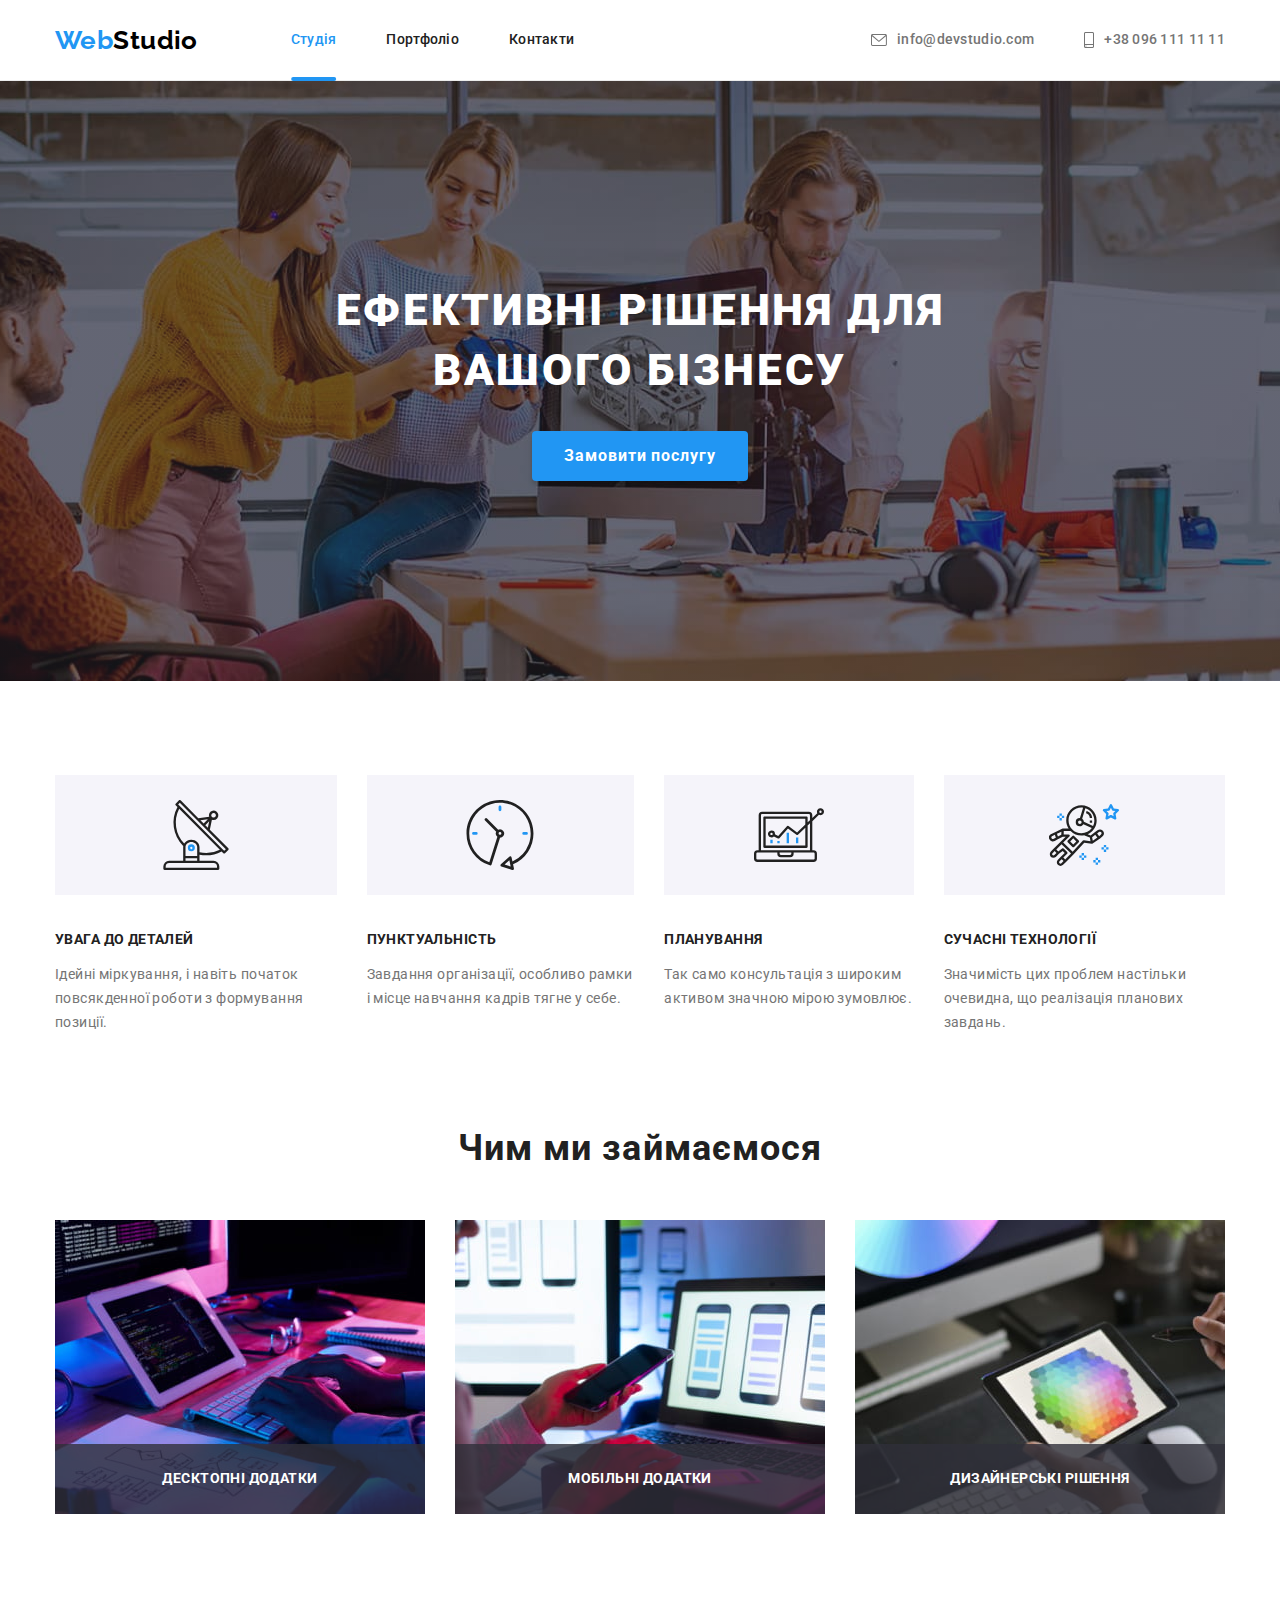
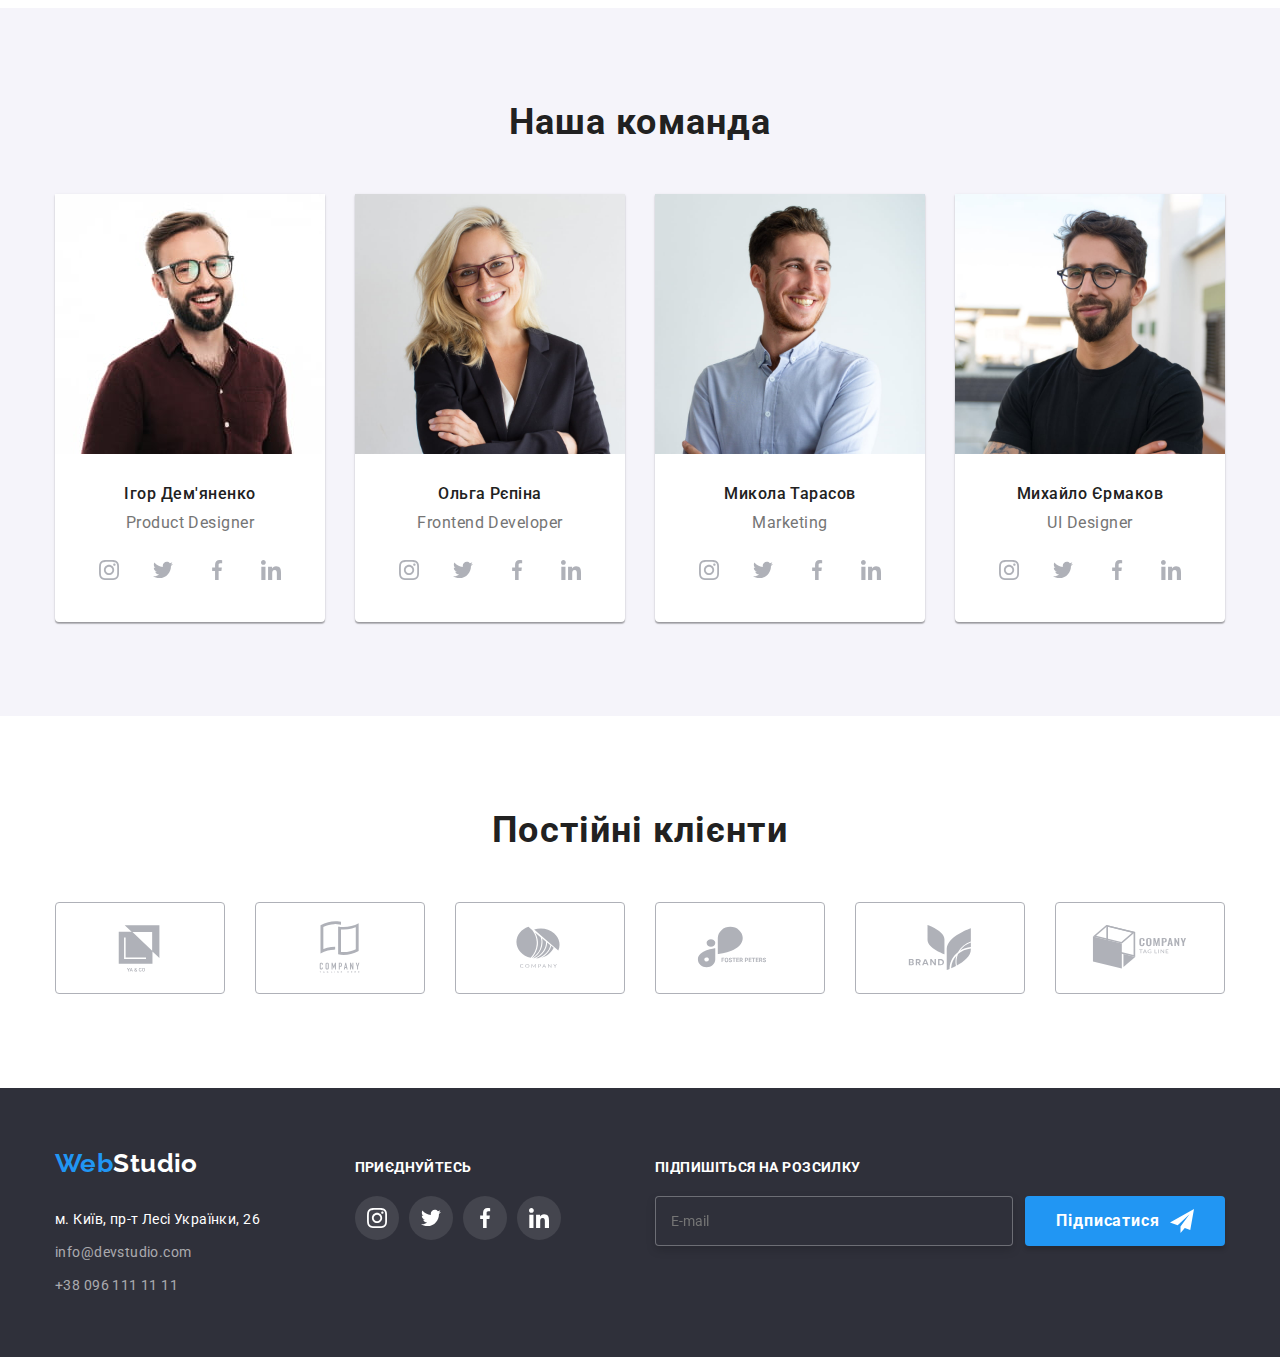
<file: index.html>
<!DOCTYPE html>
<html lang="uk">
  <head>
    <meta charset="UTF-8" />
    <meta http-equiv="X-UA-Compatible" content="IE=edge" />
    <meta name="viewport" content="width=device-width, initial-scale=1.0" />
    <title>WebStudio</title>
    <link rel="stylesheet" href="https://cdnjs.cloudflare.com/ajax/libs/modern-normalize/1.0.0/modern-normalize.min.css" />
    <link rel="preconnect" href="https://fonts.googleapis.com" />
    <link rel="preconnect" href="https://fonts.gstatic.com" crossorigin />
    <link href="https://fonts.googleapis.com/css2?family=Raleway:wght@700&family=Roboto:wght@400;500;700;900&display=swap" rel="stylesheet" />
    <link rel="stylesheet" href="./css/main.min.css" />
  </head>

  <body>
    <!-- HEADER -->
    <header class="page-header">
      <div class="page-header__container">
        <a class="logo" href="./index.html"><span class="logo--accent">Web</span>Studio</a>
        <nav>
          <button type="button" class="navigation__button" aria-expanded="false">
            <svg class="navigation__button--icon" width="40" height="40" aria-label="Перемикач мобільного меню">
              <use class="navigation__button--icon-close" href="./images/icons.svg#nav-close"></use>
              <use class="navigation__button--icon-open" href="./images/icons.svg#nav-open"></use>
            </svg>
          </button>
          <ul class="navigation">
            <li class="navigation__item">
              <a class="navigation__link current" href="./index.html">Студія</a>
            </li>
            <li class="navigation__item">
              <a class="navigation__link" href="./portfolio.html">Портфоліо</a>
            </li>
            <li class="navigation__item">
              <a class="navigation__link" href="#">Контакти</a>
            </li>
            <li class="navigation-contacts-item">
              <a class="contacts__link tel" href="tel:+380961111111">+38 096 111 11 11</a>
            </li>
            <li class="navigation-contacts-item">
              <a class="contacts__link" href="mailto:info@devstudio.com">info@devstudio.com</a>
            </li>
            <li class="socials">
              <a class="socials__item" href="#">Instagram</a><a class="socials__item" href="#">Twitter</a
              ><a class="socials__item" href="#">Facebook</a><a class="socials__item" href="#">LinkedIn</a>
            </li>
          </ul>
        </nav>

        <ul class="contacts">
          <li class="contacts__item">
            <a class="contacts__link" href="mailto:info@devstudio.com"
              ><svg class="contacts__icon--envelope" width="16" height="12"><use href="./images/icons.svg#envelope"></use></svg>info@devstudio.com</a
            >
          </li>
          <li class="contacts__item">
            <a class="contacts__link tel" href="tel:+380961111111"
              ><svg class="contacts__icon--smartphone" width="10" height="16"><use href="./images/icons.svg#smartphone"></use></svg>+38 096 111 11
              11</a
            >
          </li>
        </ul>
      </div>
    </header>

    <main>
      <!-- HERO -->
      <section class="hero">
        <div class="hero__overlay">
          <h1 class="hero__title">Ефективні рішення для вашого бізнесу</h1>
          <button type="button" class="hero__button" type="button" aria-label="Замовити послугу" data-modal-open>Замовити послугу</button>
        </div>
      </section>

      <!-- BENEFITS -->
      <section class="benefits section">
        <div class="benefits container">
          <h2 class="benefits__title visually-hidden">Наші переваги</h2>
          <ul class="benefits__list">
            <li class="benefits__item benefits__icon--antenna">
              <h3 class="benefits__title">УВАГА ДО ДЕТАЛЕЙ</h3>
              <p class="benefits__text">Ідейні міркування, і навіть початок повсякденної роботи з формування позиції.</p>
            </li>
            <li class="benefits__item benefits__icon--clock">
              <h3 class="benefits__title">ПУНКТУАЛЬНІСТЬ</h3>
              <p class="benefits__text">Завдання організації, особливо рамки і місце навчання кадрів тягне у себе.</p>
            </li>
            <li class="benefits__item benefits__icon--diagram">
              <h3 class="benefits__title">ПЛАНУВАННЯ</h3>
              <p class="benefits__text">Так само консультація з широким активом значною мірою зумовлює.</p>
            </li>
            <li class="benefits__item benefits__icon--astronaut">
              <h3 class="benefits__title">СУЧАСНІ ТЕХНОЛОГІЇ</h3>
              <p class="benefits__text">Значимість цих проблем настільки очевидна, що реалізація планових завдань.</p>
            </li>
          </ul>
        </div>
      </section>

      <!-- COMPETENCIES -->
      <section class="competencies section">
        <div class="competencies container">
          <h2 class="competencies__title">Чим ми займаємося</h2>
          <ul class="competencies__list">
            <li class="competencies__item">
              <p class="competencies__text">Десктопні додатки</p>
              <img srcset="./images/img1.jpg 1x, ./images/img1-2x.jpg 2x" src="images/img1.jpg" alt="coding process" width="370" />
            </li>
            <li class="competencies__item">
              <p class="competencies__text">Мобільні додатки</p>
              <img srcset="./images/img2.jpg 1x, ./images/img2-2x.jpg 2x" src="images/img2.jpg" alt="mobile app" width="370" />
            </li>
            <li class="competencies__item">
              <p class="competencies__text">Дизайнерські рішення</p>
              <img srcset="./images/img3.jpg 1x, ./images/img3-2x.jpg 2x" src="images/img3.jpg" alt="colors" width="370" />
            </li>
          </ul>
        </div>
      </section>

      <!-- OUR TEAM -->
      <section class="team section">
        <div class="team container">
          <h2 class="team__title">Наша команда</h2>
          <ul class="team__list">
            <li class="team__card">
              <picture>
                <source srcset="./images/desktop-ihor-270.jpg 1x, ./images/desktop-ihor-540.jpg 2x" media="(min-width: 1200px)" />
                <source srcset="./images/tablet-ihor-354.jpg 1x, ./images/tablet-ihor-708.jpg 2x" media="(min-width: 786px)" />
                <img
                  srcset="./images/mobile-ihor-450.jpg 1x, ./images/mobile-ihor-900.jpg 2x"
                  src="./images/mobile-ihor-450.jpg"
                  alt="Ігор Дем'яненко"
                  width="270"
                  height="260"
                />
              </picture>
              <div class="team__meta">
                <h3 class="team__meta--name">Ігор Дем'яненко</h3>
                <p class="team__meta--position">Product Designer</p>
                <ul class="team__icons-list">
                  <li>
                    <a href="#" class="round-icon" target="_blank" rel="noopener noreferrer" aria-label="instagram"
                      ><svg class="icon" width="20" height="20">
                        <use href="./images/icons.svg#instagram"></use></svg
                    ></a>
                  </li>
                  <li>
                    <a href="#" class="round-icon" target="_blank" rel="noopener noreferrer" aria-label="twitter"
                      ><svg class="icon" width="20" height="20">
                        <use href="./images/icons.svg#twitter"></use></svg
                    ></a>
                  </li>
                  <li>
                    <a href="#" class="round-icon" target="_blank" rel="noopener noreferrer" aria-label="facebook"
                      ><svg class="icon" width="20" height="20">
                        <use href="./images/icons.svg#facebook"></use></svg
                    ></a>
                  </li>
                  <li>
                    <a href="#" class="round-icon" target="_blank" rel="noopener noreferrer" aria-label="linkedin"
                      ><svg class="icon" width="20" height="20">
                        <use href="./images/icons.svg#linkedin"></use></svg
                    ></a>
                  </li>
                </ul>
              </div>
            </li>
            <li class="team__card">
              <picture>
                <source srcset="./images/desktop-olha-270.jpg 1x, ./images/desktop-olha-540.jpg 2x" media="(min-width: 1200px)" />
                <source srcset="./images/tablet-olha-354.jpg 1x, ./images/tablet-olha-708.jpg 2x" media="(min-width: 786px)" />
                <img srcset="./images/mobile-olha-900.jpg 2x" src="./images/mobile-olha-450.jpg" alt="Ольга Рєпіна" width="270" height="260" />
              </picture>
              <div class="team__meta">
                <h3 class="team__meta--name">Ольга Рєпіна</h3>
                <p class="team__meta--position">Frontend Developer</p>
                <ul class="team__icons-list">
                  <li>
                    <a href="#" class="round-icon" target="_blank" rel="noopener noreferrer" aria-label="instagram"
                      ><svg class="icon" width="20" height="20">
                        <use href="./images/icons.svg#instagram"></use></svg
                    ></a>
                  </li>
                  <li>
                    <a href="#" class="round-icon" target="_blank" rel="noopener noreferrer" aria-label="twitter"
                      ><svg class="icon" width="20" height="20">
                        <use href="./images/icons.svg#twitter"></use></svg
                    ></a>
                  </li>
                  <li>
                    <a href="#" class="round-icon" target="_blank" rel="noopener noreferrer" aria-label="facebook"
                      ><svg class="icon" width="20" height="20">
                        <use href="./images/icons.svg#facebook"></use></svg
                    ></a>
                  </li>
                  <li>
                    <a href="#" class="round-icon" target="_blank" rel="noopener noreferrer" aria-label="linkedin"
                      ><svg class="icon" width="20" height="20">
                        <use href="./images/icons.svg#linkedin"></use></svg
                    ></a>
                  </li>
                </ul>
              </div>
            </li>
            <li class="team__card">
              <picture>
                <source srcset="./images/desktop-mykola-270.jpg 1x, ./images/desktop-mykola-540.jpg 2x" media="(min-width: 1200px)" />
                <source srcset="./images/tablet-mykola-354.jpg 1x, ./images/tablet-mykola-708.jpg 2x" media="(min-width: 786px)" />
                <img srcset="./images/mobile-mykola-900.jpg 2x" src="./images/mobile-mykola-450.jpg" alt="Микола Тарасов" width="270" height="260" />
              </picture>
              <div class="team__meta">
                <h3 class="team__meta--name">Микола Тарасов</h3>
                <p class="team__meta--position">Marketing</p>
                <ul class="team__icons-list">
                  <li>
                    <a href="#" class="round-icon" target="_blank" rel="noopener noreferrer" aria-label="instagram"
                      ><svg class="icon" width="20" height="20">
                        <use href="./images/icons.svg#instagram"></use></svg
                    ></a>
                  </li>
                  <li>
                    <a href="#" class="round-icon" target="_blank" rel="noopener noreferrer" aria-label="twitter"
                      ><svg class="icon" width="20" height="20">
                        <use href="./images/icons.svg#twitter"></use></svg
                    ></a>
                  </li>
                  <li>
                    <a href="#" class="round-icon" target="_blank" rel="noopener noreferrer" aria-label="facebook"
                      ><svg class="icon" width="20" height="20">
                        <use href="./images/icons.svg#facebook"></use></svg
                    ></a>
                  </li>
                  <li>
                    <a href="#" class="round-icon" target="_blank" rel="noopener noreferrer" aria-label="linkedin"
                      ><svg class="icon" width="20" height="20">
                        <use href="./images/icons.svg#linkedin"></use></svg
                    ></a>
                  </li>
                </ul>
              </div>
            </li>
            <li class="team__card">
              <picture>
                <source srcset="./images/desktop-mihailo-270.jpg 1x, ./images/desktop-mihailo-540.jpg 2x" media="(min-width: 1200px)" />
                <source srcset="./images/tablet-mihailo-354.jpg 1x, ./images/tablet-mihailo-708.jpg 2x" media="(min-width: 786px)" />
                <img
                  srcset="./images/mobile-mihailo-900.jpg 2x"
                  src="./images/mobile-mihailo-450.jpg"
                  alt="Михайло Єрмаков"
                  width="270"
                  height="260"
                />
              </picture>
              <div class="team__meta">
                <h3 class="team__meta--name">Михайло Єрмаков</h3>
                <p class="team__meta--position">UI Designer</p>
                <ul class="team__icons-list">
                  <li>
                    <a href="#" class="round-icon" target="_blank" rel="noopener noreferrer" aria-label="instagram"
                      ><svg class="icon" width="20" height="20">
                        <use href="./images/icons.svg#instagram"></use></svg
                    ></a>
                  </li>
                  <li>
                    <a href="#" class="round-icon" target="_blank" rel="noopener noreferrer" aria-label="twitter"
                      ><svg class="icon" width="20" height="20">
                        <use href="./images/icons.svg#twitter"></use></svg
                    ></a>
                  </li>
                  <li>
                    <a href="#" class="round-icon" target="_blank" rel="noopener noreferrer" aria-label="facebook"
                      ><svg class="icon" width="20" height="20">
                        <use href="./images/icons.svg#facebook"></use></svg
                    ></a>
                  </li>
                  <li>
                    <a href="#" class="round-icon" target="_blank" rel="noopener noreferrer" aria-label="linkedin"
                      ><svg class="icon" width="20" height="20">
                        <use href="./images/icons.svg#linkedin"></use></svg
                    ></a>
                  </li>
                </ul>
              </div>
            </li>
          </ul>
        </div>
      </section>

      <!-- CLIENTS -->
      <section class="clients section">
        <div class="clients container">
          <h2 class="clients__title">Постійні клієнти</h2>
          <ul class="clients__list">
            <li class="clients__item">
              <a href="#" class="bordered-icon" target="_blank" rel="noopener noreferrer" aria-label="client1"
                ><svg class="icon" width="106" height="60">
                  <use href="./images/icons.svg#client1"></use></svg
              ></a>
            </li>
            <li class="clients__item">
              <a href="#" class="bordered-icon" target="_blank" rel="noopener noreferrer" aria-label="client2"
                ><svg class="icon" width="106" height="60">
                  <use href="./images/icons.svg#client2"></use></svg
              ></a>
            </li>
            <li class="clients__item">
              <a href="#" class="bordered-icon" target="_blank" rel="noopener noreferrer" aria-label="client3"
                ><svg class="icon" width="106" height="60">
                  <use href="./images/icons.svg#client3"></use></svg
              ></a>
            </li>
            <li class="clients__item">
              <a href="#" class="bordered-icon" target="_blank" rel="noopener noreferrer" aria-label="client4"
                ><svg class="icon" width="106" height="60">
                  <use href="./images/icons.svg#client4"></use></svg
              ></a>
            </li>
            <li class="clients__item">
              <a href="#" class="bordered-icon" target="_blank" rel="noopener noreferrer" aria-label="client5"
                ><svg class="icon" width="106" height="60">
                  <use href="./images/icons.svg#client5"></use></svg
              ></a>
            </li>
            <li class="clients__item">
              <a href="#" class="bordered-icon" target="_blank" rel="noopener noreferrer" aria-label="client6"
                ><svg class="icon" width="106" height="60">
                  <use href="./images/icons.svg#client6"></use></svg
              ></a>
            </li>
          </ul>
        </div>
      </section>
    </main>

    <!-- FOOTER -->
    <footer class="page-footer">
      <div class="page-footer__container container">
        <div class="page-footer__adress">
          <a class="page-footer__logo" href="./index.html"><span class="page-footer__logo--accent">Web</span>Studio</a>
          <address class="address">
            <ul class="page-footer__contacts">
              <li class="page-footer__item">
                <a class="page-footer__location" href="https://goo.gl/maps/CPtrU1FHBa2aNyZL9" target="_blank" rel="noopener noreferrer nofollow"
                  >м. Київ, пр-т Лесі Українки, 26</a
                >
              </li>
              <li class="page-footer__item">
                <a class="page-footer__link" href="mailto:info@devstudio.com">info@devstudio.com</a>
              </li>
              <li class="page-footer__item">
                <a class="page-footer__link" href="tel:+380961111111">+38 096 111 11 11</a>
              </li>
            </ul>
          </address>
        </div>
        <div class="social">
          <h3 class="social__title">Приєднуйтесь</h3>
          <ul class="social__list">
            <li class="social__item">
              <a href="#" class="round-icon" target="_blank" rel="noopener noreferrer" aria-label="instagram"
                ><svg class="icon" width="20" height="20">
                  <use href="./images/icons.svg#instagram"></use></svg
              ></a>
            </li>
            <li class="social__item">
              <a href="#" class="round-icon" target="_blank" rel="noopener noreferrer" aria-label="twitter"
                ><svg class="icon" width="20" height="20">
                  <use href="./images/icons.svg#twitter"></use></svg
              ></a>
            </li>
            <li class="social__item">
              <a href="#" class="round-icon" target="_blank" rel="noopener noreferrer" aria-label="facebook"
                ><svg class="icon" width="20" height="20">
                  <use href="./images/icons.svg#facebook"></use></svg
              ></a>
            </li>
            <li class="social__item">
              <a href="#" class="round-icon" target="_blank" rel="noopener noreferrer" aria-label="linkedin"
                ><svg class="icon" width="20" height="20">
                  <use href="./images/icons.svg#linkedin"></use></svg
              ></a>
            </li>
          </ul>
        </div>
        <form class="subscribe">
          <label for="sub-email" class="subscribe__label">Підпишіться на розсилку</label>
          <div class="subscribe--column">
            <input type="email" class="subscribe__input" placeholder="E-mail" id="sub-email" />
            <button type="submit" class="subscribe__button">
              Підписатися
              <svg class="subscribe__icon--sub" width="24" height="24">
                <use href="./images/icons.svg#footer-send"></use>
              </svg>
            </button>
          </div>
        </form>
      </div>
    </footer>

    <!-- MODAL -->
    <div class="backdrop is-hidden" data-modal>
      <div class="modal">
        <button class="modal__close-button" data-modal-close>
          <svg class="modal__close-button-icon" width="30" height="30">
            <use href="./images/icons.svg#close"></use>
          </svg>
        </button>
        <h3 class="modal__title">Залиште свої дані, ми вам передзвонимо</h3>
        <form class="modal__form">
          <ul class="modal__list">
            <li class="modal__item">
              <label class="modal__lable" for="name">Ім'я</label>
              <input class="modal__input" type="text" name="name" id="name" />
              <svg class="modal__icon" width="18" height="18">
                <use href="./images/icons.svg#form-name"></use>
              </svg>
            </li>
            <li class="modal__item">
              <label class="modal__lable" for="tel">Телефон</label>
              <input class="modal__input" type="text" name="tel" id="tel" />
              <svg class="modal__icon" width="18" height="18">
                <use href="./images/icons.svg#form-tel"></use>
              </svg>
            </li>
            <li class="modal__item">
              <label class="modal__lable" for="email">Пошта</label>
              <input class="modal__input" type="email" name="email" id="email" />
              <svg class="modal__icon" width="18" height="18">
                <use href="./images/icons.svg#form-email"></use>
              </svg>
            </li>
            <li class="modal__item">
              <label class="modal__lable" for="comment">Коментар</label>
              <textarea class="modal__input modal__text-area" name="comment" id="comment" placeholder="Введіть текст"></textarea>
            </li>
            <li class="modal__item">
              <label for="modal__policy" class="modal__policy">
                <input type="checkbox" class="modal__checkbox" name="modal__policy" id="modal__policy" />
                <svg class="modal__checkbox-icon" width="16" height="15">
                  <use href="./images/icons.svg#null-checkbox"></use>
                </svg>
                <span class="modal__checkbox">Погоджуюся з розсилкою та приймаю&ensp;<a href="#" class="modal__link">Умови договору</a></span>
              </label>
            </li>
          </ul>

          <button type="submit" class="modal__button">Відправити</button>
        </form>
      </div>
    </div>

    <script src="./js/modal.js"></script>
    <script src="./js/menu.js"></script>
  </body>
</html>
</file>
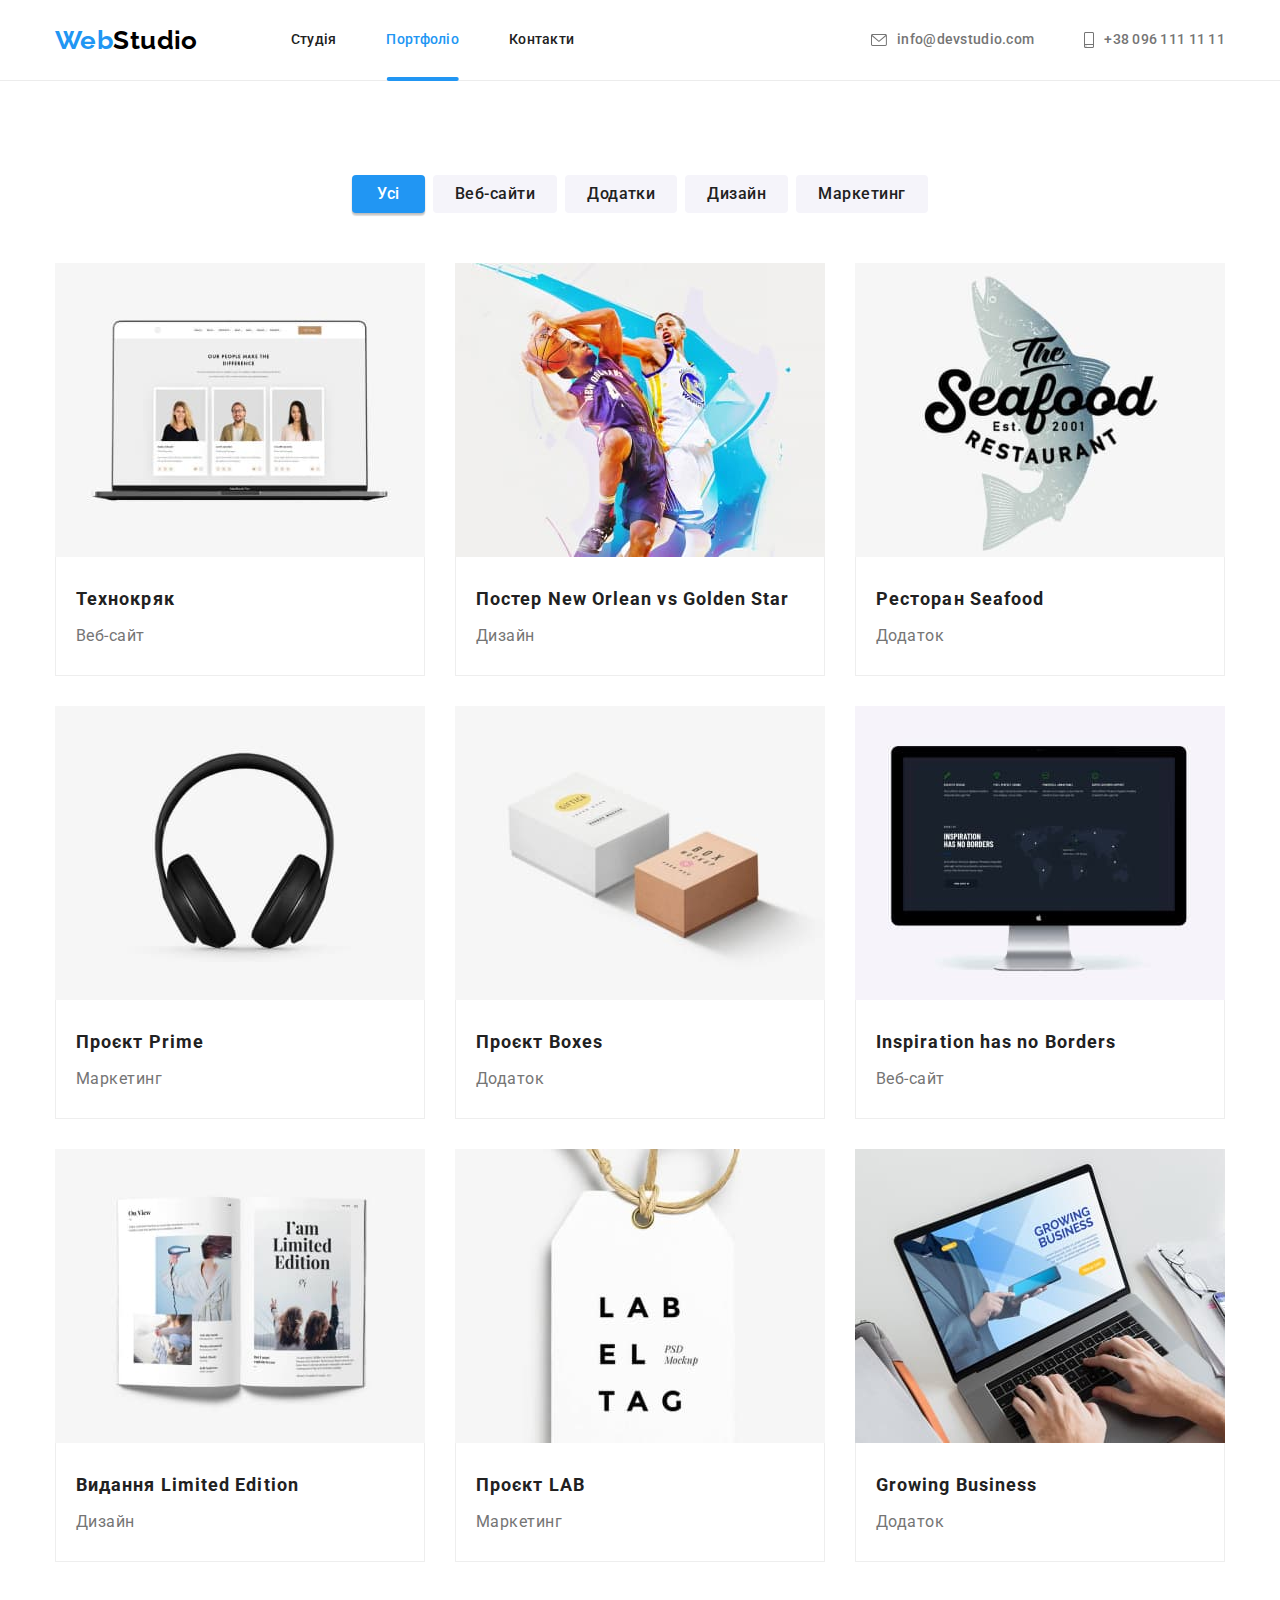
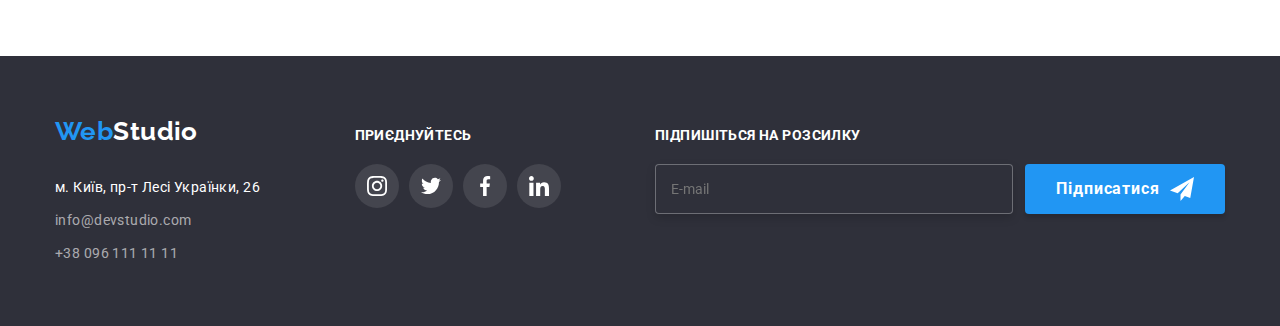
<file: portfolio.html>
<!DOCTYPE html>
<html lang="uk">
  <head>
    <meta charset="UTF-8" />
    <meta http-equiv="X-UA-Compatible" content="IE=edge" />
    <meta name="viewport" content="width=device-width, initial-scale=1.0" />
    <title>WebStudio</title>
    <link rel="stylesheet" href="https://cdnjs.cloudflare.com/ajax/libs/modern-normalize/1.0.0/modern-normalize.min.css" />
    <link rel="preconnect" href="https://fonts.googleapis.com" />
    <link rel="preconnect" href="https://fonts.gstatic.com" crossorigin />
    <link href="https://fonts.googleapis.com/css2?family=Raleway:wght@700&family=Roboto:wght@400;500;700;900&display=swap" rel="stylesheet" />
    <link rel="stylesheet" href="./css/main.min.css" />
  </head>

  <body>
    <!-- HEADER -->
    <header class="page-header">
      <div class="page-header__container">
        <a class="logo" href="./index.html"><span class="logo--accent">Web</span>Studio</a>
        <nav>
          <button type="button" class="navigation__button" aria-expanded="false">
            <svg class="navigation__button--icon" width="40" height="40" aria-label="Перемикач мобільного меню">
              <use class="navigation__button--icon-close" href="./images/icons.svg#nav-close"></use>
              <use class="navigation__button--icon-open" href="./images/icons.svg#nav-open"></use>
            </svg>
          </button>
          <ul class="navigation">
            <li class="navigation__item">
              <a class="navigation__link" href="./index.html">Студія</a>
            </li>
            <li class="navigation__item">
              <a class="navigation__link current" href="./portfolio.html">Портфоліо</a>
            </li>
            <li class="navigation__item">
              <a class="navigation__link" href="#">Контакти</a>
            </li>
            <li class="navigation-contacts-item">
              <a class="contacts__link tel" href="tel:+380961111111">+38 096 111 11 11</a>
            </li>
            <li class="navigation-contacts-item">
              <a class="contacts__link" href="mailto:info@devstudio.com">info@devstudio.com</a>
            </li>
            <li class="socials">
              <a class="socials__item" href="#">Instagram</a><a class="socials__item" href="#">Twitter</a
              ><a class="socials__item" href="#">Facebook</a><a class="socials__item" href="#">LinkedIn</a>
            </li>
          </ul>
        </nav>

        <ul class="contacts">
          <li class="contacts__item">
            <a class="contacts__link" href="mailto:info@devstudio.com"
              ><svg class="contacts__icon--envelope" width="16" height="12"><use href="./images/icons.svg#envelope"></use></svg>info@devstudio.com</a
            >
          </li>
          <li class="contacts__item">
            <a class="contacts__link tel" href="tel:+380961111111"
              ><svg class="contacts__icon--smartphone" width="10" height="16"><use href="./images/icons.svg#smartphone"></use></svg>+38 096 111 11
              11</a
            >
          </li>
        </ul>
      </div>
    </header>

    <main>
      <section class="filter section">
        <div class="filter container">
          <h1 class="visually-hidden">Наші роботи</h1>
          <ul class="filter__list">
            <li class="filter__item"><button class="filter__button active" type="button">Усі</button></li>
            <li class="filter__item"><button class="filter__button" type="button">Веб-сайти</button></li>
            <li class="filter__item"><button class="filter__button" type="button">Додатки</button></li>
            <li class="filter__item"><button class="filter__button" type="button">Дизайн</button></li>
            <li class="filter__item"><button class="filter__button" type="button">Маркетинг</button></li>
          </ul>

          <ul class="filtered__list">
            <li class="filtered__item">
              <a class="filtered__link" href="#">
                <p class="filtered__text--overlay">
                  Ресурс пропонує комплексні пропозиції з різним рівнем функціоналу та сервісів. Все це дозволить відвідувачу отримати вичерпні
                  відомості про компанію чи приватну особу.
                </p>
                <picture>
                  <source srcset="./images/desktop-technocrack-370.jpg 1x, ./images/desktop-technocrack-540.jpg 2x" media="(min-width: 1200px)" />
                  <source srcset="./images/tablet-technocrack-354.jpg 1x, ./images/tablet-technocrack-708.jpg 2x" media="(min-width: 786px)" />
                  <img
                    class="filtered__item--image"
                    srcset="./images/mobile-technocrack-900.jpg 2x"
                    src="./images/mobile-technocrack-450.jpg"
                    alt="Technocrack web-site image"
                    width="370"
                  />
                </picture>
                <div class="filtered__text">
                  <h3 class="filtered__title">Технокряк</h3>
                  <p class="filtered__desc">Веб-сайт</p>
                </div>
              </a>
            </li>
            <li class="filtered__item">
              <a class="filtered__link" href="#">
                <p class="filtered__text--overlay">
                  Ресурс пропонує комплексні пропозиції з різним рівнем функціоналу та сервісів. Все це дозволить відвідувачу отримати вичерпні
                  відомості про компанію чи приватну особу.
                </p>
                <picture>
                  <source
                    srcset="./images/desktop-neworlean-vs-goldenstar-370.jpg 1x, ./images/desktop-neworlean-vs-goldenstar-540.jpg 2x"
                    media="(min-width: 1200px)"
                  />
                  <source
                    srcset="./images/tablet-neworlean-vs-goldenstar-354.jpg 1x, ./images/tablet-neworlean-vs-goldenstar-708.jpg 2x"
                    media="(min-width: 786px)"
                  />
                  <img
                    class="filtered__item--image"
                    srcset="./images/mobile-neworlean-vs-goldenstar-900.jpg 2x"
                    src="./images/mobile-neworlean-vs-goldenstar-450.jpg"
                    alt="Poster New Orlean vs Golden Star"
                    width="370"
                  />
                </picture>
                <div class="filtered__text">
                  <h3 class="filtered__title">Постер New Orlean vs Golden Star</h3>
                  <p class="filtered__desc">Дизайн</p>
                </div>
              </a>
            </li>
            <li class="filtered__item">
              <a class="filtered__link" href="#">
                <p class="filtered__text--overlay">
                  Ресурс пропонує комплексні пропозиції з різним рівнем функціоналу та сервісів. Все це дозволить відвідувачу отримати вичерпні
                  відомості про компанію чи приватну особу.
                </p>
                <picture>
                  <source srcset="./images/desktop-seafood-370.jpg 1x, ./images/desktop-seafood-540.jpg 2x" media="(min-width: 1200px)" />
                  <source srcset="./images/tablet-seafood-354.jpg 1x, ./images/tablet-seafood-708.jpg 2x" media="(min-width: 786px)" />
                  <img
                    class="filtered__item--image"
                    srcset="./images/mobile-seafood-900.jpg 2x"
                    src="./images/mobile-seafood-450.jpg"
                    alt="Seafood app image"
                    width="370"
                  />
                </picture>
                <div class="filtered__text">
                  <h3 class="filtered__title">Ресторан Seafood</h3>
                  <p class="filtered__desc">Додаток</p>
                </div>
              </a>
            </li>
            <li class="filtered__item">
              <a class="filtered__link" href="#">
                <p class="filtered__text--overlay">
                  Ресурс пропонує комплексні пропозиції з різним рівнем функціоналу та сервісів. Все це дозволить відвідувачу отримати вичерпні
                  відомості про компанію чи приватну особу.
                </p>
                <picture>
                  <source srcset="./images/desktop-prime-370.jpg 1x, ./images/desktop-prime-540.jpg 2x" media="(min-width: 1200px)" />
                  <source srcset="./images/tablet-prime-354.jpg 1x, ./images/tablet-prime-708.jpg 2x" media="(min-width: 786px)" />
                  <img
                    class="filtered__item--image"
                    srcset="./images/mobile-prime-900.jpg 2x"
                    src="./images/mobile-prime-450.jpg"
                    alt="Prime project image"
                    width="370"
                  />
                </picture>
                <div class="filtered__text">
                  <h3 class="filtered__title">Проєкт Prime</h3>
                  <p class="filtered__desc">Маркетинг</p>
                </div>
              </a>
            </li>

            <li class="filtered__item">
              <a class="filtered__link" href="#">
                <p class="filtered__text--overlay">
                  Ресурс пропонує комплексні пропозиції з різним рівнем функціоналу та сервісів. Все це дозволить відвідувачу отримати вичерпні
                  відомості про компанію чи приватну особу.
                </p>
                <picture>
                  <source srcset="./images/desktop-boxes-370.jpg 1x, ./images/desktop-boxes-540.jpg 2x" media="(min-width: 1200px)" />
                  <source srcset="./images/tablet-boxes-354.jpg 1x, ./images/tablet-boxes-708.jpg 2x" media="(min-width: 786px)" />
                  <img
                    class="filtered__item--image"
                    srcset="./images/mobile-boxes-900.jpg 2x"
                    src="./images/mobile-boxes-450.jpg"
                    alt="Boxes project image"
                    width="370"
                  />
                </picture>
                <div class="filtered__text">
                  <h3 class="filtered__title">Проєкт Boxes</h3>
                  <p class="filtered__desc">Додаток</p>
                </div>
              </a>
            </li>
            <li class="filtered__item">
              <a class="filtered__link" href="#">
                <p class="filtered__text--overlay">
                  Ресурс пропонує комплексні пропозиції з різним рівнем функціоналу та сервісів. Все це дозволить відвідувачу отримати вичерпні
                  відомості про компанію чи приватну особу.
                </p>
                <picture>
                  <source srcset="./images/desktop-inspiration-370.jpg 1x, ./images/desktop-inspiration-540.jpg 2x" media="(min-width: 1200px)" />
                  <source srcset="./images/tablet-inspiration-354.jpg 1x, ./images/tablet-inspiration-708.jpg 2x" media="(min-width: 786px)" />
                  <img
                    class="filtered__item--image"
                    srcset="./images/mobile-inspiration-900.jpg 2x"
                    src="./images/mobile-inspiration-450.jpg"
                    alt="Inspiration has no Borders web-site image"
                    width="370"
                  />
                </picture>
                <div class="filtered__text">
                  <h3 class="filtered__title">Inspiration has no Borders</h3>
                  <p class="filtered__desc">Веб-сайт</p>
                </div>
              </a>
            </li>
            <li class="filtered__item">
              <a class="filtered__link" href="#">
                <p class="filtered__text--overlay">
                  Ресурс пропонує комплексні пропозиції з різним рівнем функціоналу та сервісів. Все це дозволить відвідувачу отримати вичерпні
                  відомості про компанію чи приватну особу.
                </p>
                <picture>
                  <source
                    srcset="./images/desktop-limited-edition-370.jpg 1x, ./images/desktop-limited-edition-540.jpg 2x"
                    media="(min-width: 1200px)"
                  />
                  <source
                    srcset="./images/tablet-limited-edition-354.jpg 1x, ./images/tablet-limited-edition-708.jpg 2x"
                    media="(min-width: 786px)"
                  />
                  <img
                    class="filtered__item--image"
                    srcset="./images/mobile-limited-edition-900.jpg 2x"
                    src="./images/mobile-limited-edition-450.jpg"
                    alt="Limited Edition design image"
                    width="370"
                  />
                </picture>
                <div class="filtered__text">
                  <h3 class="filtered__title">Видання Limited Edition</h3>
                  <p class="filtered__desc">Дизайн</p>
                </div>
              </a>
            </li>
            <li class="filtered__item">
              <a class="filtered__link" href="#">
                <p class="filtered__text--overlay">
                  Ресурс пропонує комплексні пропозиції з різним рівнем функціоналу та сервісів. Все це дозволить відвідувачу отримати вичерпні
                  відомості про компанію чи приватну особу.
                </p>
                <picture>
                  <source srcset="./images/desktop-lab-370.jpg 1x, ./images/desktop-lab-540.jpg 2x" media="(min-width: 1200px)" />
                  <source srcset="./images/tablet-lab-354.jpg 1x, ./images/tablet-lab-708.jpg 2x" media="(min-width: 786px)" />
                  <img
                    class="filtered__item--image"
                    srcset="./images/mobile-lab-900.jpg 2x"
                    src="./images/mobile-lab-450.jpg"
                    alt=" LAB project image"
                    width="370"
                  />
                </picture>
                <div class="filtered__text">
                  <h3 class="filtered__title">Проєкт LAB</h3>
                  <p class="filtered__desc">Маркетинг</p>
                </div>
              </a>
            </li>
            <li class="filtered__item">
              <a class="filtered__link" href="#">
                <p class="filtered__text--overlay">
                  Ресурс пропонує комплексні пропозиції з різним рівнем функціоналу та сервісів. Все це дозволить відвідувачу отримати вичерпні
                  відомості про компанію чи приватну особу.
                </p>
                <picture>
                  <source
                    srcset="./images/desktop-growing-business-370.jpg 1x, ./images/desktop-growing-business-540.jpg 2x"
                    media="(min-width: 1200px)"
                  />
                  <source
                    srcset="./images/tablet-growing-business-354.jpg 1x, ./images/tablet-growing-business-708.jpg 2x"
                    media="(min-width: 786px)"
                  />
                  <img
                    class="filtered__item--image"
                    srcset="./images/mobile-growing-business-900.jpg 2x"
                    src="./images/mobile-growing-business-450.jpg"
                    alt=""
                    width="370"
                  />
                </picture>
                <div class="filtered__text">
                  <h3 class="filtered__title">Growing Business</h3>
                  <p class="filtered__desc">Додаток</p>
                </div>
              </a>
            </li>
          </ul>
        </div>
      </section>
    </main>

    <footer class="page-footer">
      <div class="page-footer__container container">
        <div class="page-footer__adress">
          <a class="page-footer__logo" href="./index.html"><span class="page-footer__logo--accent">Web</span>Studio</a>
          <address class="address">
            <ul class="page-footer__contacts">
              <li class="page-footer__item">
                <a class="page-footer__location" href="https://goo.gl/maps/CPtrU1FHBa2aNyZL9" target="_blank" rel="noopener noreferrer nofollow"
                  >м. Київ, пр-т Лесі Українки, 26</a
                >
              </li>
              <li class="page-footer__item">
                <a class="page-footer__link" href="mailto:info@devstudio.com">info@devstudio.com</a>
              </li>
              <li class="page-footer__item">
                <a class="page-footer__link" href="tel:+380961111111">+38 096 111 11 11</a>
              </li>
            </ul>
          </address>
        </div>
        <div class="social">
          <h3 class="social__title">Приєднуйтесь</h3>
          <ul class="social__list">
            <li class="social__item">
              <a href="#" class="round-icon"
                ><svg class="icon" width="20" height="20">
                  <use href="./images/icons.svg#instagram"></use></svg
              ></a>
            </li>
            <li class="social__item">
              <a href="#" class="round-icon"
                ><svg class="icon" width="20" height="20">
                  <use href="./images/icons.svg#twitter"></use></svg
              ></a>
            </li>
            <li class="social__item">
              <a href="#" class="round-icon"
                ><svg class="icon" width="20" height="20">
                  <use href="./images/icons.svg#facebook"></use></svg
              ></a>
            </li>
            <li class="social__item">
              <a href="#" class="round-icon"
                ><svg class="icon" width="20" height="20">
                  <use href="./images/icons.svg#linkedin"></use></svg
              ></a>
            </li>
          </ul>
        </div>
        <form class="subscribe">
          <label for="sub-email" class="subscribe__label">Підпишіться на розсилку</label>
          <div class="subscribe--column">
            <input type="email" class="subscribe__input" placeholder="E-mail" id="sub-email" />
            <button type="submit" class="subscribe__button">
              Підписатися
              <svg class="subscribe__icon--sub" width="24" height="24">
                <use href="./images/icons.svg#footer-send"></use>
              </svg>
            </button>
          </div>
        </form>
      </div>
    </footer>
    <script src="./js/menu.js"></script>
  </body>
</html>
</file>
<file: css/main.min.css>
.visually-hidden{position:absolute;white-space:nowrap;width:1px;height:1px;overflow:hidden;border:0;padding:0;clip:rect(0 0 0 0);-webkit-clip-path:inset(50%);clip-path:inset(50%);margin:-1px}body{font-family:"Roboto";color:#757575;background-color:#fff;font-size:14px;letter-spacing:.03em}ul{list-style:none}.section{padding-top:94px;padding-bottom:94px}.container{margin:0px auto;padding-left:15px;padding-right:15px}@media screen and (min-width: 480px){.container{width:480px}}@media screen and (min-width: 768px){.container{width:768px}}@media screen and (min-width: 1200px){.container{width:1200px}}.navigation__link{color:#212121;font-weight:500;font-size:14px;line-height:1.14;letter-spacing:.02em;text-decoration:none}.contacts__link{color:#757575;font-weight:500;font-size:14px;line-height:1.14;letter-spacing:.02em;text-decoration:none}.round-icon{display:flex;align-items:center;justify-content:center;width:44px;height:44px;border-radius:50%;transition:background-color 500ms cubic-bezier(0.4, 0, 0.2, 1)}.icon{fill:#afb1b8;transition:fill 250ms cubic-bezier(0.4, 0, 0.2, 1)}.round-icon:hover,.round-icon:focus{background-color:#2196f3}.round-icon:hover .icon,.round-icon:focus .icon{fill:#fff}img{display:block;max-width:100%;height:auto}.page-header{position:relative;border-bottom:1px solid #ececec}.page-header__container{display:flex;align-items:center;margin:0px auto;padding-left:15px;padding-right:15px}@media screen and (max-width: 767px){.page-header__container{height:60px;justify-content:space-between}}@media(min-width: 768px)and (max-width: 1199px){.page-header__container{width:100%;justify-content:space-between}}@media screen and (min-width: 1200px){.page-header__container{width:1200px}}.navigation{display:flex;list-style:none}@media screen and (max-width: 767px){.navigation{display:block;position:absolute;top:0;left:0;width:100vw;height:100vh;padding-top:48px;padding-left:40px;background-color:#fff;z-index:9;opacity:0;transform:translateY(-200%);transition:opacity 250ms cubic-bezier(0.4, 0, 0.2, 1),transform 250ms cubic-bezier(0.4, 0, 0.2, 1);overflow-y:auto}.navigation.is-open{position:absolute;opacity:1;transform:translate(0%)}}@media screen and (max-width: 767px)and (max-width: 400px){.navigation.is-open{padding-left:5px}}@media screen and (max-width: 767px)and (min-width: 768px){.navigation.is-open{display:none}}@media(min-width: 768px)and (max-width: 1199px){.navigation{gap:50px}}@media screen and (min-width: 1200px){.navigation{margin-left:93px;gap:50px}}@media screen and (min-width: 768px){.navigation-contacts-item{display:none}}.navigation-contacts-item .contacts__link.tel{margin-top:45%;margin-bottom:30px;font-size:34px;line-height:1.17;letter-spacing:.02em;color:#2196f3}.navigation-contacts-item .contacts__link{font-size:24px;line-height:1.16;letter-spacing:.02em}.navigation.is-open .contacts-item{position:absolute;top:562px;left:48px}.navigation__button{display:inline-flex;margin:0;padding:0;border:none;background-color:rgba(0,0,0,0)}@media screen and (max-width: 767px){.navigation__button{display:block;position:absolute;right:16px;top:10px;z-index:10}}@media screen and (min-width: 768px){.navigation__button{display:none}}.navigation__button[aria-expanded=true] .navigation__button--icon-open{display:none}.navigation__button[aria-expanded=false] .navigation__button--icon-close{display:none}.navigation__button:hover .navigation__button--icon,.navigation__button:focus .navigation__button--icon{fill:#2196f3}.navigation__button--icon{fill:#212121;transition:fill 250ms cubic-bezier(0.4, 0, 0.2, 1)}.navigation__link{display:block;padding-top:32px;padding-bottom:32px;transition:250ms cubic-bezier(0.4, 0, 0.2, 1)}@media screen and (max-width: 767px){.navigation__link{display:inline-block;font-weight:500;font-size:40px;line-height:1.17;letter-spacing:.02em}}.navigation__link:hover,.navigation__link:focus{color:#2196f3}@media screen and (max-width: 767px){.navigation__link:last-child{padding-top:0}}.navigation .socials{display:flex;margin-top:64px;gap:20px}@media screen and (min-width: 768px){.navigation .socials{display:none}}.navigation .socials__item{position:relative;font-size:18px;line-height:1.22;letter-spacing:.02em;color:#2196f3;text-decoration:none}.navigation .socials__item:not(:last-child)::after{content:"";position:absolute;bottom:50%;width:22px;height:0px;border:1px solid rgba(33,33,33,.2);transform:rotate(90deg)}.current{position:relative;color:#2196f3}.current::after{content:"";display:block;position:absolute;width:100%;height:4px;background-color:#2196f3;transform:translate(-50%, -50%);top:99%;left:50%;border-radius:2px}@media screen and (max-width: 767px){.current::after{display:none}}.contacts{display:none;margin-top:0px;margin-bottom:0px}@media(min-width: 768px)and (max-width: 1199px){.contacts{display:flex;flex-direction:column;gap:10px}}@media screen and (min-width: 1200px){.contacts{display:flex;margin-left:auto}}@media(min-width: 768px)and (max-width: 1199px){.contacts__item{margin-left:0px}}@media screen and (min-width: 1200px){.contacts__item{margin-left:50px}}@media screen and (min-width: 1200px){.contacts__item:first-child{margin-left:0px}}.contacts__link{display:flex;align-items:center;padding-top:32px;padding-bottom:32px;transition:color 250ms cubic-bezier(0.4, 0, 0.2, 1)}@media screen and (max-width: 1199px){.contacts__link{padding-top:0px;padding-bottom:0px}}.contacts__link:hover,.contacts__link:focus{color:#2196f3}.contacts__icon--envelope{margin-right:10px;transition:fill 250ms cubic-bezier(0.4, 0, 0.2, 1);fill:#757575}@media screen and (max-width: 767px){.contacts__icon--envelope{display:none}}@media(min-width: 768px)and (max-width: 1200px){.contacts__icon--envelope{width:14px;height:10px}}.contacts__icon--smartphone{margin-right:10px;transition:fill 250ms cubic-bezier(0.4, 0, 0.2, 1);fill:#757575}@media screen and (max-width: 767px){.contacts__icon--smartphone{display:none}}@media(min-width: 768px)and (max-width: 1199px){.contacts__icon--smartphone{width:10px;height:14px}}.contacts__link:hover .contacts__icon--envelope,.contacts__link:hover .contacts__icon--smartphone,.contacts__link:focus .contacts__icon--envelope,.contacts__link:focus .contacts__icon--smartphone{fill:#2196f3}.logo{font-family:"Raleway",sans-serif;font-weight:700;font-size:26px;line-height:1.19;text-decoration:none;color:#000}.logo--accent{color:#2196f3}.hero__overlay{padding-top:200px;padding-bottom:200px;max-width:1600px;margin-left:auto;margin-right:auto;background-image:linear-gradient(to right, rgba(47, 48, 58, 0.4), rgba(47, 48, 58, 0.4)),url("../images/mobile-hero-overlay-480.jpg");background-position:center;background-size:cover;background-repeat:no-repeat;background-color:#c4c4c4}@media(min-device-pixel-ratio: 2),(-webkit-min-device-pixel-ratio: 2),(min-resolution: 192dpi),(min-resolution: 2dppx){.hero__overlay{background-image:linear-gradient(to right, rgba(47, 48, 58, 0.4), rgba(47, 48, 58, 0.4)),url("../images/mobile-hero-overlay-960.jpg")}}@media screen and (max-width: 1199px){.hero__overlay{padding-top:118px;padding-bottom:118px}}@media screen and (min-width: 1200px){.hero__overlay{background-image:linear-gradient(to right, rgba(47, 48, 58, 0.4), rgba(47, 48, 58, 0.4)),url("../images/desktop-hero-overlay-1600.jpg")}}.hero{max-width:1600px;margin-left:auto;margin-right:auto;text-align:center;background-color:#c4c4c4}.hero__title{width:696px;margin:auto;margin-bottom:30px;font-weight:900;font-size:44px;line-height:1.36;text-align:inherit;letter-spacing:.06em;text-transform:uppercase;color:#fff}@media screen and (max-width: 767px){.hero__title{max-width:360px;font-size:26px;line-height:1.62}}.hero__button{font-weight:700;font-size:16px;font-family:inherit;line-height:1.87;text-align:inherit;letter-spacing:.06em;transition:background-color 250ms cubic-bezier(0.4, 0, 0.2, 1);color:#fff;background-color:#2196f3;width:216px;height:50px;box-shadow:0px 4px 4px rgba(0,0,0,.15);border-radius:4px;border:0;cursor:pointer}.hero__button:hover,.hero__button:focus{background-color:#188ce8}@media(min-width: 768px)and (max-width: 1199px){.benefits{display:flex}}.benefits__list{display:flex;list-style:none;gap:30px}@media screen and (max-width: 767px){.benefits__list{flex-wrap:wrap}}@media(min-width: 768px)and (max-width: 1199px){.benefits__list{flex-wrap:wrap}}@media screen and (max-width: 767px){.benefits__item{width:100%}}@media(min-width: 768px)and (max-width: 1199px){.benefits__item{flex-basis:47.95%}}.benefits__title{margin-bottom:10px;font-weight:700;font-size:14px;line-height:2;text-transform:uppercase;color:#212121}@media screen and (max-width: 767px){.benefits__title{text-align:center}}.benefits__text{font-family:inherit;font-size:14px;line-height:1.71}@media screen and (max-width: 767px){.benefits__text{width:100%}}.benefits__item::before{display:block;content:"";height:120px;margin-bottom:30px;background-color:#f5f4fa;background-position:center;background-repeat:no-repeat}.benefits__icon--antenna::before{background-image:url("../images/antenna.svg")}.benefits__icon--clock::before{background-image:url("../images/clock.svg")}.benefits__icon--diagram::before{background-image:url("../images/diagram.svg")}.benefits__icon--astronaut::before{background-image:url("../images/astronaut.svg")}.competencies{padding-top:0px}@media screen and (max-width: 1199px){.competencies{display:none}}.competencies__title{margin-bottom:50px;font-weight:700;font-size:36px;line-height:1.16;text-align:center;letter-spacing:.03em;color:#212121}.competencies__list{list-style:none;display:flex;justify-content:center}.competencies__item{position:relative;margin-right:30px;height:294px}.competencies__item:last-child{margin-right:0px}.competencies__text{content:"";position:absolute;bottom:0%;left:50%;width:370px;transform:translate(-50%, 0%);font-family:inherit;padding-top:27px;padding-bottom:27px;color:#fff;background-color:rgba(47,48,58,.8);font-weight:700;font-size:14px;line-height:1.14;text-align:center;letter-spacing:.03em;text-transform:uppercase}.team{background-color:#f5f4fa}.team__title{font-family:"Roboto";font-weight:700;font-size:36px;line-height:1.16;text-align:center;letter-spacing:.03em;color:#212121}.team__list{display:flex;gap:30px;list-style:none;margin-top:50px;text-align:center}@media screen and (max-width: 767px){.team__list{flex-wrap:wrap}}@media(min-width: 768px)and (max-width: 1199px){.team__list{flex-wrap:wrap}}.team__card{background-color:#fff;box-shadow:0px 1px 3px rgba(0,0,0,.12),0px 1px 1px rgba(0,0,0,.14),0px 2px 1px rgba(0,0,0,.2);border-radius:0px 0px 4px 4px}@media screen and (max-width: 767px){.team__card{width:100%}}@media(min-width: 768px)and (max-width: 1199px){.team__card{flex-basis:47.95%}}.team__card img{display:block}@media screen and (max-width: 767px){.team__card img{width:100%;height:inherit}}@media(min-width: 768px)and (max-width: 1199px){.team__card img{width:100%;height:inherit}}.team__meta{padding-top:30px}.team__meta--name{margin-bottom:10px;font-weight:500;font-size:16px;line-height:1.187;letter-spacing:.03em;text-transform:none;color:#212121}.team__meta--position{margin-bottom:16px;font-size:16px;line-height:1.187;letter-spacing:.03em}.team__icons-list{display:flex;justify-content:center;gap:10px;padding-bottom:30px}.clients__title{font-family:inherit;font-weight:700;font-size:36px;line-height:1.16;text-align:center;letter-spacing:.03em;color:#212121;margin-bottom:50px}@media(min-width: 768px)and (max-width: 1199px){.clients__title{margin-bottom:30px}}.clients__list{display:flex;flex-wrap:wrap;gap:30px}@media screen and (max-width: 479px){.clients__list{gap:30px}}@media(min-width: 768px)and (max-width: 1199px){.clients__list{gap:30px}}@media screen and (max-width: 479px){.clients__item{display:flex;justify-content:space-around;width:100%}}.bordered-icon{display:flex;align-items:center;justify-content:center;width:170px;height:92px;transition:border 250ms cubic-bezier(0.4, 0, 0.2, 1);border:1px solid #afb1b8;border-radius:4px;fill:#afb1b8}@media screen and (max-width: 479px){.bordered-icon{flex-basis:47.95%}}@media screen and (max-width: 767px){.bordered-icon{width:210px}}@media(min-width: 768px)and (max-width: 1199px){.bordered-icon{width:226px}}.bordered-icon:hover,.bordered-icon:focus{border-color:#2196f3}.bordered-icon .icon{transition:fill 250ms cubic-bezier(0.4, 0, 0.2, 1)}.bordered-icon:hover .icon,.bordered-icon:focus .icon{fill:#2196f3}.page-footer{background-color:#2f303a;padding:60px 0px}.page-footer__container{display:flex;justify-content:space-between;align-items:baseline}@media screen and (max-width: 767px){.page-footer__container{flex-direction:column;text-align:center;align-items:center;gap:60px}}@media(min-width: 768px)and (max-width: 1199px){.page-footer__container{justify-content:space-around;flex-wrap:wrap;text-align:center}}.page-footer__adress{display:flex;flex-direction:column}.page-footer__logo{font-family:"Raleway",sans-serif;font-weight:700;font-size:26px;line-height:1.19;text-decoration:none;color:#fff}.page-footer__logo--accent{color:#2196f3}.page-footer__contacts{list-style:none}.page-footer__item{margin-top:9px}.page-footer__location{text-decoration:none;line-height:1.71;color:#fff}.page-footer__link{font-size:14px;line-height:1.71;letter-spacing:.03em;transition:color 250ms cubic-bezier(0.4, 0, 0.2, 1);color:rgba(255,255,255,.6);text-decoration:none}.page-footer__link:hover,.page-footer__link:focus{color:#2196f3}.address{margin-top:20px;font-style:normal}.social{display:inline-flex;flex-direction:column}.social__title{margin-bottom:20px;font-family:inherit;font-weight:700;font-size:14px;line-height:1.14;letter-spacing:.03em;text-transform:uppercase;color:#fff}.social__list{display:flex}.social__list .round-icon{width:44px;height:44px;background-color:#44454e;transition:background-color 250ms cubic-bezier(0.4, 0, 0.2, 1)}.social__list .round-icon:hover,.social__list .round-icon:focus{background-color:#2196f3}.social__item{margin-right:10px}.social__item:last-child{margin-right:0px}.social__item .icon{fill:#fff}@media(min-width: 768px)and (max-width: 1199px){.subscribe{margin-top:60px}}.subscribe-form{display:flex;flex-direction:column}.subscribe--column{display:flex;margin-top:20px;gap:12px}@media screen and (max-width: 767px){.subscribe--column{flex-direction:column;align-items:center;gap:20px}}@media(min-width: 768px)and (max-width: 1199px){.subscribe--column{flex-direction:column;align-items:center}}.subscribe__label{font-family:inherit;font-weight:700;font-size:14px;line-height:1.14;letter-spacing:.03em;text-transform:uppercase;color:#fff}.subscribe__input{width:358px;height:50px;padding-left:15px;background-color:#2f303a;border:1px solid rgba(255,255,255,.3);filter:drop-shadow(0px 4px 4px rgba(0, 0, 0, 0.15));border-radius:4px;color:#fff;outline:#757575}@media(min-width: 768px)and (max-width: 1199px){.subscribe__input{width:450px}}.subscribe__button{display:flex;align-items:center;justify-content:center;width:200px;height:50px;background:#2196f3;border:0;box-shadow:0px 4px 4px rgba(0,0,0,.15);border-radius:4px;font-family:inherit;font-weight:700;font-size:16px;line-height:1.87;letter-spacing:.06em;color:#fff;transition:background-color 250ms cubic-bezier(0.4, 0, 0.2, 1);cursor:pointer}.subscribe__button:hover,.subscribe__button:focus{background-color:#188ce8}.subscribe__icon--sub{margin-left:10px;fill:#fff}.backdrop{position:fixed;top:0;left:0;width:100%;height:100%;background-color:rgba(0,0,0,.2);opacity:1;transition:opacity 250ms cubic-bezier(0.4, 0, 0.2, 1);z-index:12}.backdrop.is-hidden{visibility:visible;opacity:0;pointer-events:none}.backdrop.is-hidden .modal{transform:translate(-50%, -50%) scale(0.9)}.modal{padding:40px;position:absolute;top:50%;left:50%;transform:translate(-50%, -50%) scale(1);background-color:#fff;box-shadow:0px 1px 3px rgba(0,0,0,.12),0px 1px 1px rgba(0,0,0,.14),0px 2px 1px rgba(0,0,0,.2);border-radius:4px;transition:transform 250ms cubic-bezier(0.4, 0, 0.2, 1)}@media(max-width: 479px){.modal{min-width:95%;max-width:450px}}@media(min-width: 480px)and (max-width: 1199px){.modal{width:450px}}@media screen and (min-width: 1200px){.modal{min-width:528px}}.modal__close-button{position:absolute;top:8px;right:8px;width:30px;height:30px;background-color:#fff;border:0}.modal__close-button-icon{cursor:pointer;transition:fill 250ms cubic-bezier(0.4, 0, 0.2, 1)}.modal__close-button-icon:hover,.modal__close-button-icon-button:focus .modal__close-button-icon{fill:#2196f3}.modal__title{font-family:inherit;font-weight:700;font-size:20px;line-height:1.15;text-align:center;letter-spacing:.03em;color:#212121}@media(min-width: 768px)and (max-width: 1199px){.modal__title{line-height:1.5}}.modal__item{position:relative;margin-top:10px}.modal__lable{font-family:inherit;font-size:12px;line-height:1.16;letter-spacing:.01em}.modal__input{margin-top:4px;padding-left:42px;width:100%;height:40px;border:1px solid rgba(33,33,33,.2);border-radius:4px;transition:border-color 250ms cubic-bezier(0.4, 0, 0.2, 1)}.modal__input:focus,.modal__input:focus+.modal__icon{outline:none;border-color:#2196f3;fill:#2196f3}.modal__icon{display:block;position:absolute;top:51%;left:14px;fill:#000;transition:fill 250ms cubic-bezier(0.4, 0, 0.2, 1)}.modal__text-area{resize:none;height:120px;padding:12px 16px;margin-bottom:20px}.modal__text-area::-moz-placeholder{font-family:inherit;font-size:12px;line-height:1.16;letter-spacing:.01em;color:#757575;opacity:.5}.modal__text-area:-ms-input-placeholder{font-family:inherit;font-size:12px;line-height:1.16;letter-spacing:.01em;color:#757575;opacity:.5}.modal__text-area::placeholder{font-family:inherit;font-size:12px;line-height:1.16;letter-spacing:.01em;color:#757575;opacity:.5}.modal__policy{display:flex;justify-content:center;font-family:inherit;font-size:14px;line-height:1.71;letter-spacing:.03em;color:#757575;cursor:pointer}@media screen and (max-width: 767px){.modal__policy{align-items:center;font-size:12px;line-height:1.16}}@media(min-width: 768px)and (max-width: 1199px){.modal__policy{align-items:flex-end;font-size:12px;line-height:1.16}}.modal__link{color:#2196f3}.modal__checkbox{-webkit-appearance:none;-moz-appearance:none;appearance:none}.modal__checkbox-icon{display:inline-block;margin-right:8px;margin-top:3px}.modal__checkbox:checked+.modal__checkbox-icon{background-image:url(/images/checked-checkbox.svg);fill:#2196f3}.modal__button{display:block;width:200px;height:50px;margin:30px auto 0px;background-color:#2196f3;border:0;box-shadow:0px 4px 4px rgba(0,0,0,.15);border-radius:4px;transition:background-color 250ms cubic-bezier(0.4, 0, 0.2, 1);cursor:pointer;font-family:inherit;font-weight:700;font-size:16px;line-height:1.87;letter-spacing:.06em;color:#fff}.modal__button:hover,.modal__button:focus{background-color:#188ce8}.filter__list{display:flex;list-style:none;justify-content:center;margin-bottom:50px;gap:8px}@media(max-width: 767px){.filter__list{flex-wrap:wrap;margin-bottom:40px}}.filter__button{padding:6px 22px;background-color:#f5f4fa;color:#212121;transition:background-color 250ms cubic-bezier(0.4, 0, 0.2, 1),color 250ms cubic-bezier(0.4, 0, 0.2, 1),box-shadow 250ms cubic-bezier(0.4, 0, 0.2, 1);font-weight:500;font-size:16px;font-family:inherit;line-height:1.62;text-align:center;letter-spacing:.03em;border:0;border-radius:4px;cursor:pointer}.filter__button:hover,.filter__button:focus{background-color:#2196f3;color:#fff;box-shadow:0px 3px 1px rgba(0,0,0,.1),0px 1px 2px rgba(0,0,0,.08),0px 2px 2px rgba(0,0,0,.12)}.active{padding:6px 25px;background-color:#2196f3;color:#fff;box-shadow:0px 3px 1px rgba(0,0,0,.1),0px 1px 2px rgba(0,0,0,.08),0px 2px 2px rgba(0,0,0,.12)}.filtered__list{display:flex;flex-wrap:wrap;list-style:none;gap:30px}@media(max-width: 767px){.filtered__list{justify-content:space-around}}.filtered__item{width:370px}@media(min-width: 768px)and (max-width: 1199px){.filtered__item{width:47.95%}}.filtered__item--image{display:block}@media(min-width: 768px)and (max-width: 1199px){.filtered__item--image{width:100%}}.filtered__link{display:block;position:relative;text-decoration:none;transition:box-shadow 250ms cubic-bezier(0.4, 0, 0.2, 1);overflow:hidden}.filtered__link:hover,.filtered__link:focus{box-shadow:0px 1px 1px rgba(0,0,0,.12),0px 4px 4px rgba(0,0,0,.06),1px 4px 6px rgba(0,0,0,.16)}.filtered__text--overlay{position:absolute;height:100%;padding:63px 24px;background-color:#2196f3;transform:translateY(100%);transition-property:opacity,transform;transition-duration:250ms;transition-timing-function:cubic-bezier(0.4, 0, 0.2, 1);font-family:inherit;font-size:18px;line-height:1.55;color:#fff;letter-spacing:.03em;opacity:0}@media screen and (max-width: 767px){.filtered__text--overlay{padding:35px 24px}}.filtered__link:hover .filtered__text--overlay,.filtered__link:focus .filtered__text--overlay{opacity:.9;transform:translateY(0%)}.filtered__text{position:relative;padding:24px 20px;background:#fff;border:1px solid #eee;border-top:0}@media(min-width: 768px)and (max-width: 1199px){.filtered__text{height:146px}}.filtered__title{margin-bottom:4px;font-weight:700;font-size:18px;line-height:2;letter-spacing:.06em;text-transform:none;color:#212121}.filtered__desc{font-size:16px;line-height:1.875;letter-spacing:.03em;color:#757575}*{margin:0;padding:0}@media screen and (max-width: 1199px){.section{padding-top:60px;padding-bottom:60px}}.modal-open{overflow:hidden}/*# sourceMappingURL=main.min.css.map */
</file>
